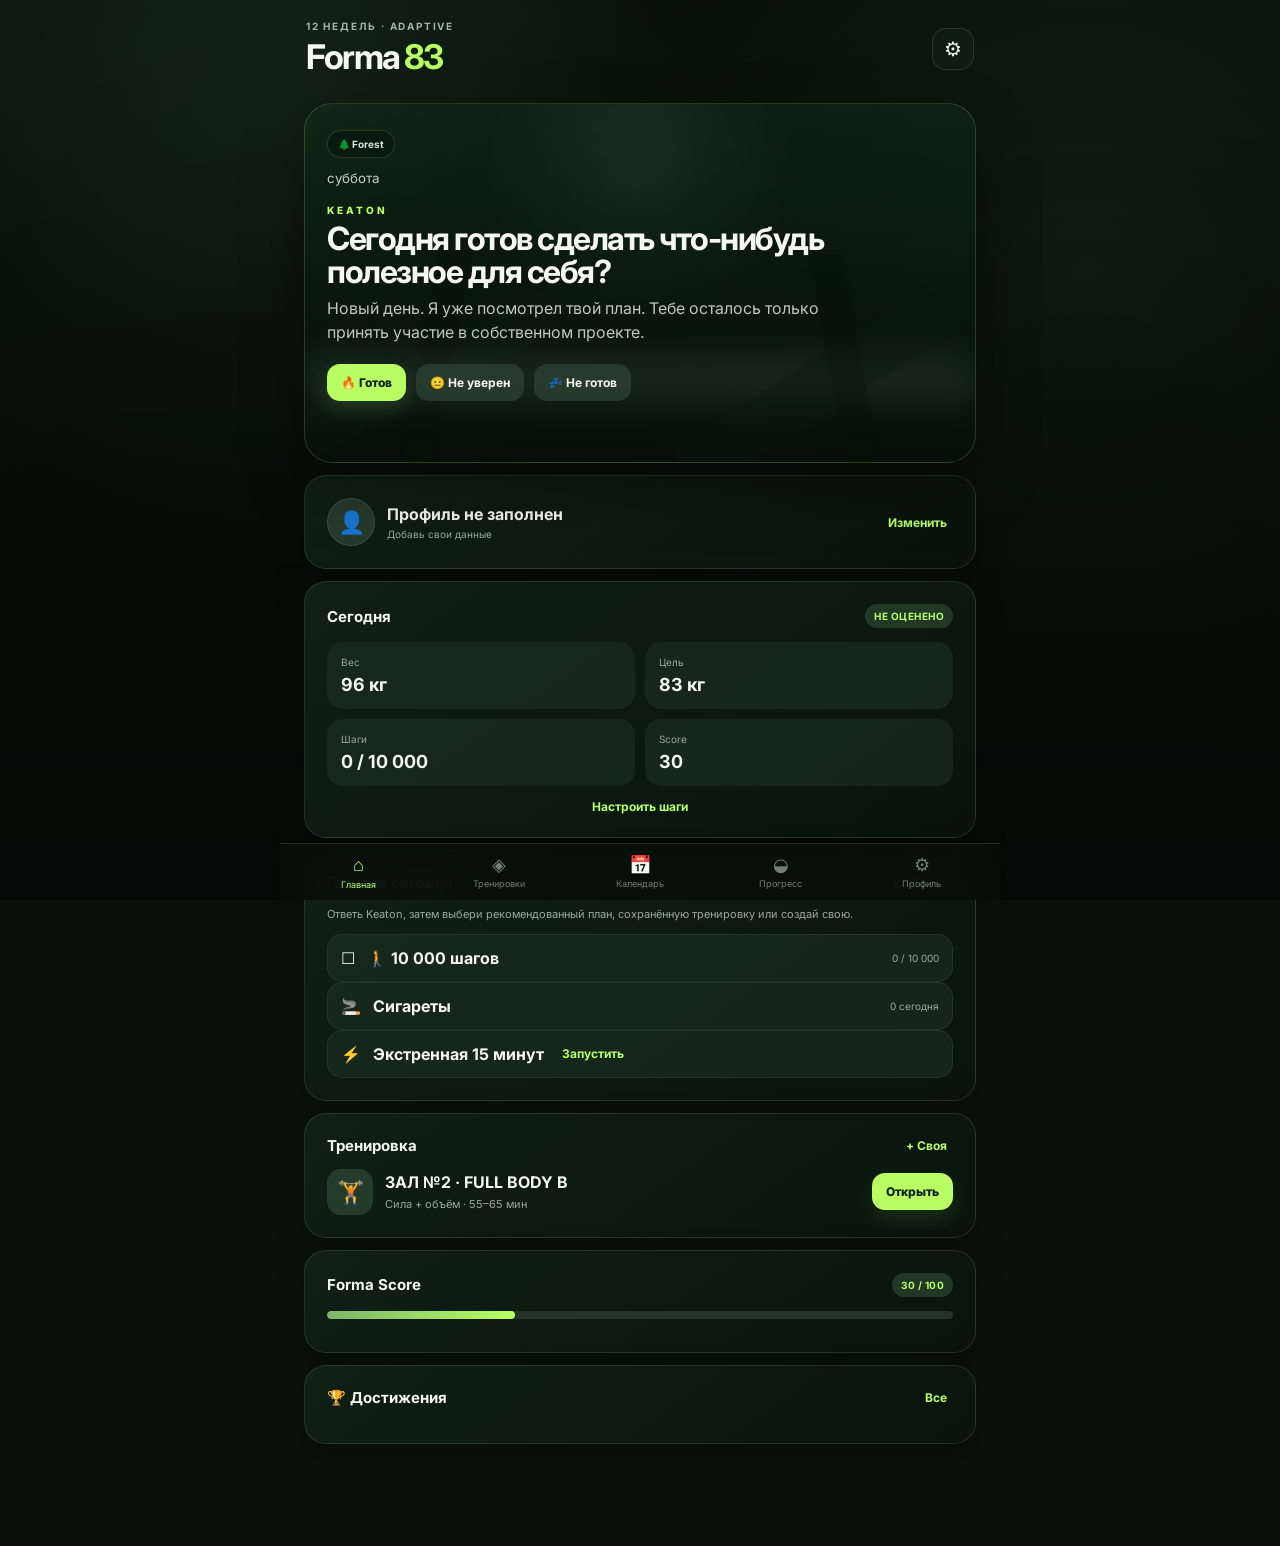
<file: index.html>
<!doctype html><html lang="ru"><head><meta charset="utf-8"><meta name="viewport" content="width=device-width,initial-scale=1,viewport-fit=cover"><meta name="theme-color" content="#132018"><meta name="apple-mobile-web-app-capable" content="yes"><meta name="apple-mobile-web-app-status-bar-style" content="black-translucent"><meta name="apple-mobile-web-app-title" content="Forma 83"><link rel="manifest" href="manifest.webmanifest"><link rel="apple-touch-icon" href="icon.svg"><link rel="stylesheet" href="styles.css"><title>Forma 83</title></head><body><div class="app-shell"><header class="topbar"><div><div class="eyebrow">12 НЕДЕЛЬ · ADAPTIVE</div><h1>Forma <span>83</span></h1></div><button class="icon-btn" id="settingsBtn">⚙︎</button></header><main><section class="forest-hero" id="hero"><div class="mist"></div><div class="hero-copy"><span class="weather-chip" id="themeLabel">🌲 Forest</span><small id="dateLabel"></small><div class="keaton-name">KEATON</div><h2 id="coachGreeting">Загрузка дня…</h2><p id="coachMessage">Анализирую твой прошлый день.</p><div class="hero-actions"><button class="primary" id="readyBtn">🔥 Готов</button><button class="secondary" id="unsureBtn">😐 Не уверен</button><button class="secondary" id="notReadyBtn">💤 Не готов</button></div></div></section><section class="card profile-card"><div class="avatar" id="avatarView">👤</div><div class="profile-main"><b id="profileName">Профиль не заполнен</b><small id="profileMeta">Добавь свои данные</small></div><button class="text-btn" id="profileBtn">Изменить</button></section><section class="card readiness-card"><div class="section-head"><h2>Сегодня</h2><span class="pill" id="readinessStatus">НЕ ОЦЕНЕНО</span></div><div class="readiness-grid"><div><small>Вес</small><b id="weightValue">96 кг</b></div><div><small>Цель</small><b id="targetValue">83 кг</b></div><div><small>Шаги</small><b id="stepsValue">0 / 10 000</b></div><div><small>Score</small><b id="scoreValue">0</b></div></div><button class="text-btn wide" id="editStepsBtn">Настроить шаги</button></section><section class="card"><div class="section-head"><h2>План на сегодня</h2><button class="text-btn" id="choosePlanBtn">Выбрать</button></div><div id="dailyPlanBody"></div></section><section class="card"><div class="section-head"><h2>Тренировка</h2><button class="text-btn" id="customWorkoutBtn">+ Своя</button></div><div class="workout-preview"><div class="workout-icon">🏋️</div><div><b id="nextTitle">План ещё не выбран</b><p id="nextMeta">Выбери готовый или создай свой</p></div><button class="primary" id="openWorkout">Открыть</button></div></section><section class="card"><div class="section-head"><h2>Forma Score</h2><span class="pill" id="scorePill">0 / 100</span></div><div class="score-bar"><i id="scoreBar"></i></div><p class="mini-note" id="scoreNote"></p></section><section class="card"><div class="section-head"><h2>🏆 Достижения</h2><button class="text-btn" id="showAchievements">Все</button></div><div id="achievementPreview" class="achievement-preview"></div></section></main><nav class="tabbar"><button class="tab active" data-tab="home">⌂<span>Главная</span></button><button class="tab" data-tab="workouts">◈<span>Тренировки</span></button><button class="tab" data-tab="calendar">📅<span>Календарь</span></button><button class="tab" data-tab="progress">◒<span>Прогресс</span></button><button class="tab" data-tab="profile">⚙︎<span>Профиль</span></button></nav></div><div class="modal hidden" id="modal"><div class="modal-card"><button class="close" id="closeModal">×</button><div id="modalContent"></div></div></div><script src="app-v8.js"></script></body></html>
</file>
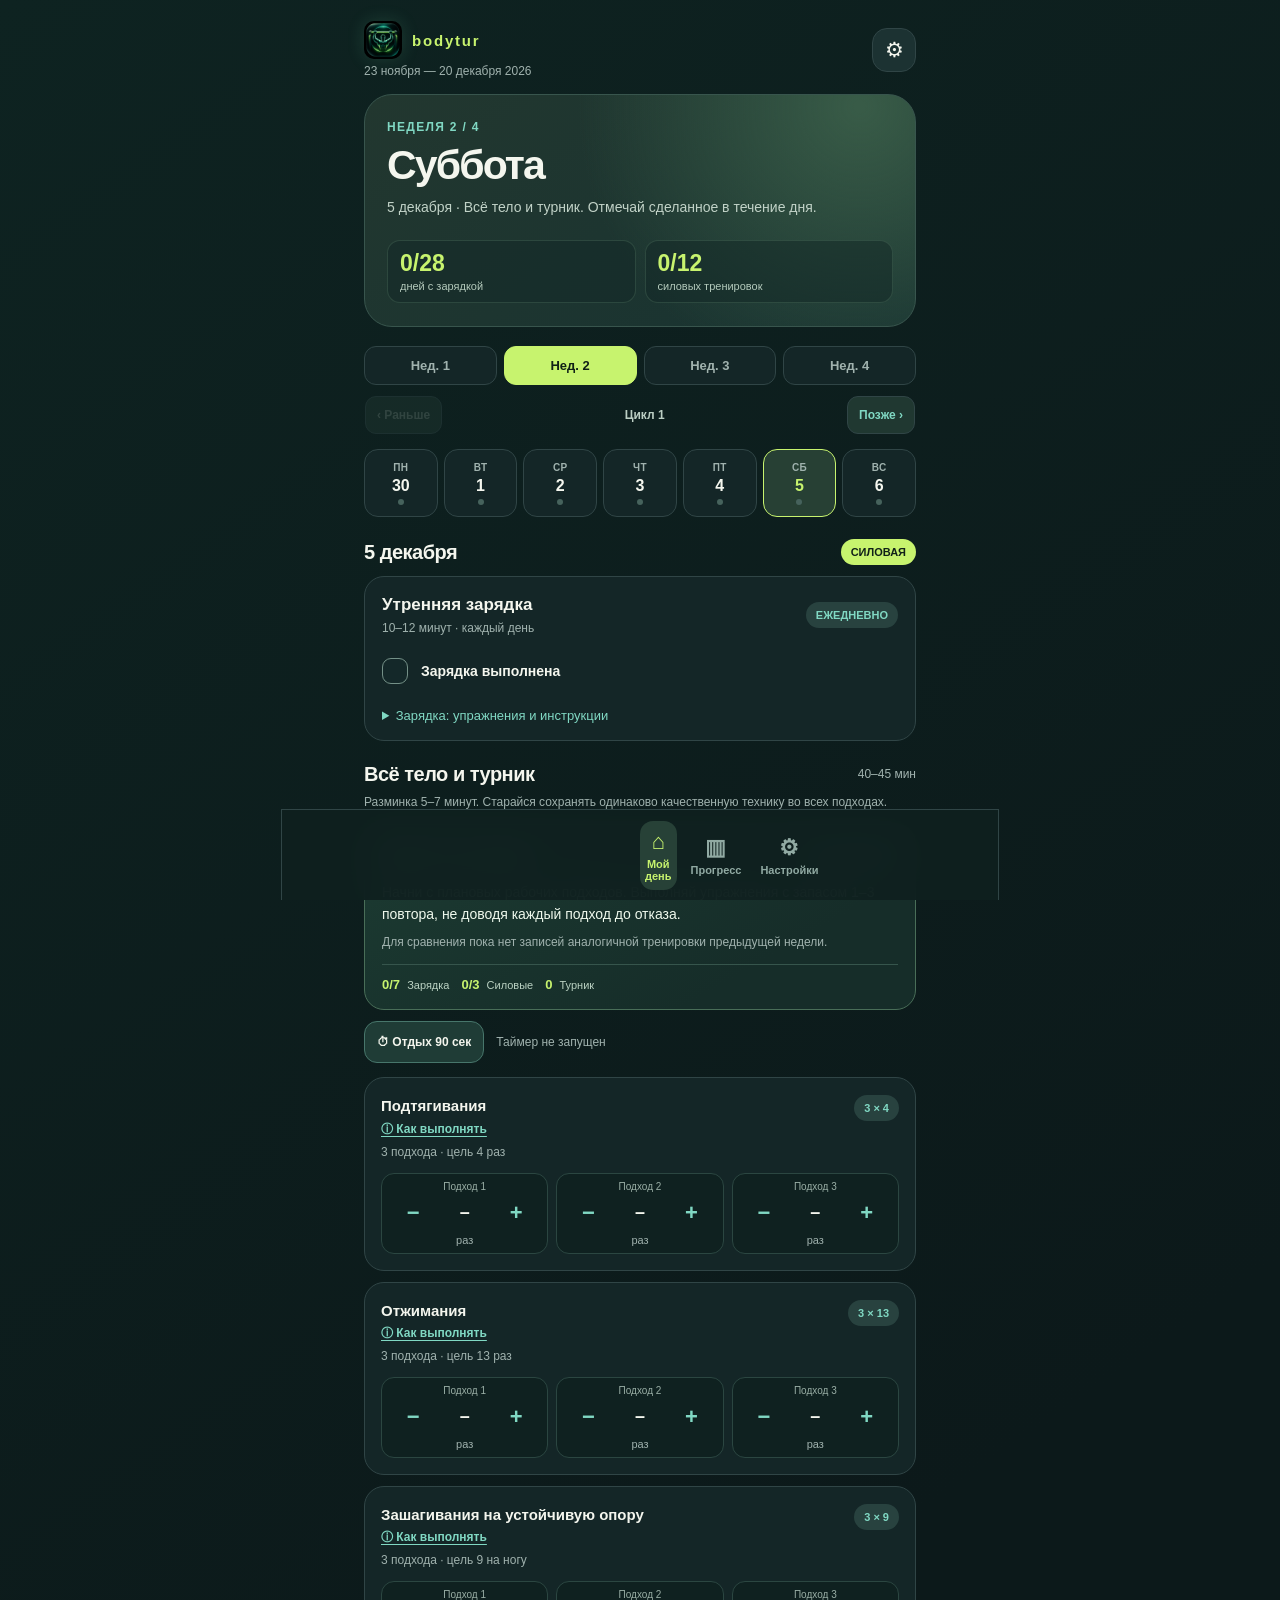
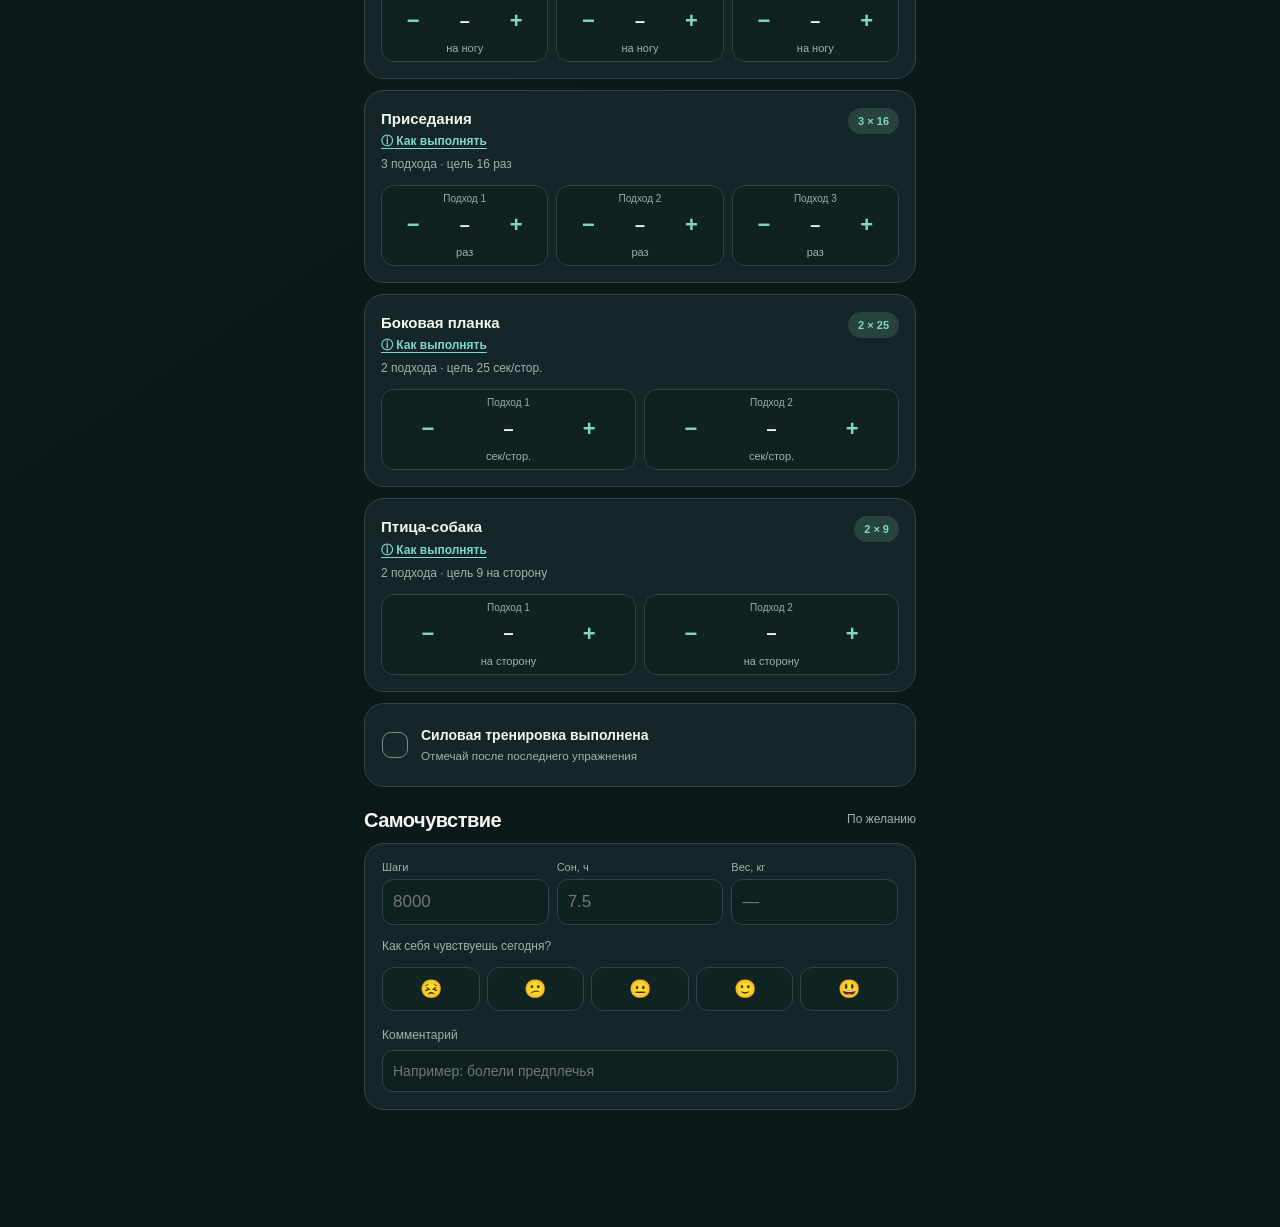
<file: turnik/index.html>
<!doctype html>
<html lang="ru">
<head>
  <meta charset="UTF-8">
  <meta name="viewport" content="width=device-width, initial-scale=1, viewport-fit=cover">
  <meta name="theme-color" content="#0c191a">
  <meta name="apple-mobile-web-app-capable" content="yes">
  <meta name="apple-mobile-web-app-status-bar-style" content="black-translucent">
  <meta name="apple-mobile-web-app-title" content="bodytur">
  <meta name="description" content="Личный трекер домашних тренировок на 4 недели: турник, отжимания, зарядка и прогресс.">
  <link rel="manifest" href="manifest.webmanifest">
  <link rel="apple-touch-icon" sizes="192x192" href="icon-bodytur-192.png?v=2">
  <link rel="icon" type="image/png" sizes="192x192" href="icon-bodytur-192.png?v=2">
  <title>bodytur · тренировки дома</title>
<style>
:root { color-scheme: dark; --bg:#0c191a;--surface:#142627;--surface2:#1c3232;--line:#304546;--text:#f4f6ee;--muted:#a0b2ae;--lime:#c7f36e;--sea:#80d8c3;--yellow:#f9d68e;--black:#102018;--danger:#ffafa4; }
* { box-sizing:border-box; }
html { background:var(--bg);scroll-behavior:smooth; }
body { margin:0; background:linear-gradient(145deg,#0e2321,#0c191a 58%);color:var(--text);font-family:-apple-system,BlinkMacSystemFont,"Segoe UI",sans-serif; min-height:100svh; -webkit-tap-highlight-color:transparent; }
button,input { font:inherit; }
button { cursor:pointer; }
button:focus-visible,input:focus-visible { outline:2px solid var(--lime);outline-offset:3px; }
.app { max-width:600px;margin:0 auto;padding:0 18px calc(106px + env(safe-area-inset-bottom)); }
.top { padding:calc(21px + env(safe-area-inset-top)) 0 16px;display:flex;align-items:center;justify-content:space-between;gap:12px; }
.brand {display:flex;align-items:center;gap:10px; font-size:15px; font-weight:850;letter-spacing:.12em; color:var(--lime);}
.brand-icon{width:38px;height:38px;object-fit:cover;border-radius:10px;box-shadow:0 0 18px #78e7ac25;flex-shrink:0;}
.sub-brand { color:var(--muted);font-size:12px;margin-top:5px; }
.icon-button { width:44px;height:44px;border-radius:15px;background:var(--surface2);border:1px solid var(--line);color:var(--text);font-size:21px; }
.hero { padding:25px 22px 23px;position:relative;overflow:hidden;border-radius:28px;background:radial-gradient(circle at 90% 5%,#385b47 1%,transparent 52%),linear-gradient(145deg,#22372f,#183331);border:1px solid #38554d; }
.eyebrow { font-size:12px;color:var(--sea);font-weight:800;letter-spacing:.11em;text-transform:uppercase; }
h1 { font-size:clamp(29px,9vw,41px);letter-spacing:-.045em;line-height:1.07;margin:10px 0 9px; }
.hero p { color:#c1d2c7;font-size:14px;margin:0;line-height:1.5;max-width:85%; }
.hero-stats { display:flex;gap:9px;margin-top:22px; }
.hero-stats div { background:#142a2785;border:1px solid #688e7542;border-radius:13px;padding:10px 12px;flex:1; }
.hero-stats strong {font-size:23px;display:block;color:var(--lime);line-height:1.1;}
.hero-stats span{display:block;font-size:11px;color:#b4cabc;margin-top:4px}
.week-switch {display:flex; gap:7px;margin:19px 0 15px;}
.week-switch button {flex:1;min-width:0;border:1px solid var(--line);border-radius:12px;background:var(--surface);color:var(--muted);font-size:13px;font-weight:800;padding:11px 4px;}
.week-switch button.active{background:var(--lime);border-color:var(--lime);color:#102016;}
.days {display:grid;grid-template-columns:repeat(7,minmax(0,1fr));gap:6px;margin:0 0 18px;}
.day { background:var(--surface);border:1px solid var(--line);color:var(--muted);border-radius:14px;min-width:0;min-height:68px;padding:8px 1px;display:flex;flex-direction:column;align-items:center;justify-content:center;gap:4px;}
.day b {font-size:10px;text-transform:uppercase;letter-spacing:.03em;}
.day span{font-size:16px;font-weight:750;color:var(--text);}
.day i{width:6px;height:6px;background:#46625c;border-radius:99px;}
.day.done i{background:var(--lime)}
.day.active{border-color:var(--lime);background:#274034;}
.day.active span{color:var(--lime)}
.day:disabled{opacity:.6}
.section-head {display:flex;justify-content:space-between;gap:10px;align-items:center;margin:22px 0 11px;}
h2{font-size:20px;letter-spacing:-.025em;margin:0;}
.small {color:var(--muted);font-size:12px;line-height:1.45;}
.card{background:var(--surface);border:1px solid var(--line);border-radius:20px;padding:17px;margin:0 0 11px;}
.card-top{display:flex;gap:12px;align-items:center;justify-content:space-between;}
.card-top h3{font-size:17px;margin:0;line-height:1.3;}
.card-top p{margin:5px 0 0;font-size:12px;color:var(--muted);}
.pill {color:var(--black);background:var(--lime);font-size:11px;font-weight:850;border-radius:99px;padding:7px 10px;white-space:nowrap;}
.pill.muted {background:#28423f;color:var(--sea)}
.checkrow{display:flex;align-items:center;gap:13px;min-height:48px;cursor:pointer;user-select:none;}
.checkrow + .checkrow{border-top:1px solid var(--line);}
.checkrow span.copy{flex:1;font-size:14px;line-height:1.3;}
input[type=checkbox]{appearance:none;-webkit-appearance:none;width:26px;height:26px;min-width:26px;border-radius:9px;border:1.5px solid #749087;background:#142829;margin:0;display:grid;place-items:center;}
input[type=checkbox]:checked{background:var(--lime);border-color:var(--lime)}
input[type=checkbox]:checked:after{content:'✓';font-weight:900;color:#163224;font-size:17px}
.checkrow:has(input:checked) .copy{color:#b6cbc0;}
.minihint{font-size:12px;color:var(--muted);line-height:1.5;margin-top:12px;}
.details{font-size:13px;color:var(--sea);cursor:pointer;margin-top:13px;}
.details-content{font-size:13px;color:#cfddd5;line-height:1.8;padding:8px 2px 1px;}
.ex{padding:17px 16px 16px;}
.ex .caption{display:flex;align-items:start;justify-content:space-between;gap:6px;}
.ex .caption strong{font-size:15px;}
.ex .caption small{font-size:12px;color:var(--muted);display:block;margin-top:5px;}
.sets{display:flex;gap:8px;justify-content:space-between;margin-top:14px;}
.set{flex:1;background:#0f2120;border-radius:13px;border:1px solid #2b4641;padding:7px 4px;text-align:center;min-width:0;}
.set label{display:block;font-size:10px;color:#9aafa6;margin-bottom:5px;}
.controls{display:flex;align-items:center;justify-content:space-around;gap:1px;}
.controls button{width:30px;height:32px;padding:0;border:0;background:transparent;color:var(--sea);font-size:22px;font-weight:600;touch-action:manipulation;}
.controls .num{font-size:18px;font-weight:850;min-width:22px;text-align:center;font-variant-numeric:tabular-nums;}
.controls button:active{color:var(--lime)}
.exercise-unit{font-size:11px;color:var(--muted);margin-top:5px}
.form-grid{display:grid;grid-template-columns:repeat(3,minmax(0,1fr));gap:8px;}
.form-grid label {display:block;font-size:11px;color:var(--muted);margin-bottom:6px;}
.field{background:#0e2121;color:var(--text);border:1px solid var(--line);border-radius:11px;width:100%;padding:12px 10px;font-size:17px;outline:none;min-width:0;}
.field:focus{border-color:var(--lime)}
.full{width:100%}
button.primary{border:0;border-radius:13px;background:var(--lime);color:var(--black);font-size:14px;font-weight:850;padding:14px 16px;}
button.secondary{border:1px solid #47766b;border-radius:13px;background:#1f3c36;color:var(--text);font-size:14px;font-weight:750;padding:13px 15px;}
button.danger{color:#ffd0c9;border:1px solid #a05e57;background:#422b2a;border-radius:13px;padding:13px 15px;font-weight:750;}
.actions{display:grid;grid-template-columns:1fr 1fr;gap:9px;}
.kpis{display:grid;grid-template-columns:1fr 1fr;gap:9px;}
.kpi{background:var(--surface);border:1px solid var(--line);border-radius:18px;padding:18px;}
.kpi strong{display:block;font-size:32px;letter-spacing:-.04em;color:var(--lime);}
.kpi span{display:block;color:var(--muted);font-size:12px;margin-top:5px;}
.bar-label{display:flex;align-items:center;justify-content:space-between;font-size:13px;margin-bottom:7px;gap:10px;}
.bar-track{height:10px;border-radius:99px;background:#243b39;overflow:hidden;margin-bottom:18px;}
.bar-fill{height:100%;background:linear-gradient(90deg,#77d6c0,var(--lime));border-radius:99px;min-width:0;transition:width .2s ease;}
.week-card{display:flex;gap:12px;justify-content:space-between;align-items:center;padding:13px 0;border-bottom:1px solid var(--line);}
.week-card:last-child{border-bottom:0;}
.week-card b{font-size:14px;display:block;}
.week-card p{margin:4px 0 0;color:var(--muted);font-size:12px;}
.week-card strong{font-size:18px;color:var(--lime);}
.smallnote{color:var(--muted);font-size:12px;line-height:1.55;margin-top:10px;}
.mood{display:flex;gap:7px;margin-top:9px;}
.mood button{flex:1;background:#102523;border:1px solid var(--line);color:var(--muted);border-radius:12px;padding:10px 4px;font-size:18px;}
.mood button.active{background:#334e3e;border-color:var(--lime);color:var(--lime);}
.footer-nav {position:fixed;left:0;right:0;bottom:0;background:#0f201ff2;backdrop-filter:blur(16px);-webkit-backdrop-filter:blur(16px);border-top:1px solid var(--line);padding:11px max(18px,calc((100vw - 600px)/2 + 18px)) calc(10px + env(safe-area-inset-bottom));z-index:10;display:grid;grid-template-columns:repeat(3,1fr);gap:9px;}
.nav{background:transparent;border:0;border-radius:13px;color:#91aaa3;padding:8px 5px;display:flex;flex-direction:column;align-items:center;justify-content:center;gap:3px;font-size:11px;font-weight:700;}
.nav .emoji{font-size:22px;}
.nav.active{background:#274137;color:var(--lime);}
.hidden {display:none !important;}
.toast{position:fixed;bottom:calc(91px + env(safe-area-inset-bottom));left:50%;transform:translateX(-50%);background:#d4ff9b;color:#12251a;border-radius:12px;padding:10px 16px;font-weight:750;font-size:13px;z-index:12;box-shadow:0 9px 30px #0008;opacity:0;pointer-events:none;transition:opacity .25s;white-space:nowrap;max-width:90%;}
.toast.on{opacity:1;}
@media(min-width:650px){.app{padding-left:24px;padding-right:24px;}.footer-nav{max-width:600px;margin:auto;border-left:1px solid var(--line);border-right:1px solid var(--line);}}
@media(max-width:360px){.app{padding-left:12px;padding-right:12px}.set{padding:7px 2px}.controls button{width:25px}.hero{padding:22px 17px}}
@media(prefers-reduced-motion:reduce){*{transition:none!important;scroll-behavior:auto!important}}
</style>
<link rel="stylesheet" href="guide.css">
<link rel="stylesheet" href="coach.css">
</head>
<body>
<div class="app">
  <header class="top"><div><div class="brand"><img class="brand-icon" src="icon-bodytur-192.png?v=2" alt="" width="38" height="38"><span>bodytur</span></div><div class="sub-brand" id="cycleRange">23 ноября — 20 декабря 2026</div></div><button class="icon-button" type="button" id="settingsButton" aria-label="Настройки">⚙</button></header>
  <div id="todayView">
    <section class="hero"><div class="eyebrow" id="heroWeek">НЕДЕЛЯ 1 / 4</div><h1 id="heroTitle">Сегодня — твой день</h1><p id="heroSub">План на день, зарядка и прогресс в одном месте.</p><div class="hero-stats"><div><strong id="heroCharges">0/28</strong><span>дней с зарядкой</span></div><div><strong id="heroTrainings">0/12</strong><span>силовых тренировок</span></div></div></section>
    <div class="week-switch" id="weekSwitch" aria-label="Выбор недели"></div><div class="cycle-bar"><button class="cycle-btn" id="prevCycle" type="button" aria-label="Предыдущие 4 недели">‹ Раньше</button><span id="cycleLabel">Цикл 1</span><button class="cycle-btn" id="nextCycle" type="button" aria-label="Следующие 4 недели">Позже ›</button></div>
    <div class="days" id="daySelect" aria-label="Выбор дня"></div>
    <div class="section-head"><h2 id="dayHeading">Понедельник</h2><span class="pill" id="dayBadge">СИЛОВАЯ</span></div>
    <section class="card">
      <div class="card-top"><div><h3>Утренняя зарядка</h3><p>10–12 минут · каждый день</p></div><span class="pill muted">ЕЖЕДНЕВНО</span></div>
      <label class="checkrow" style="margin-top:12px"><input type="checkbox" id="chargeCheck"><span class="copy"><b>Зарядка выполнена</b></span></label>
      <details class="details"><summary>Зарядка: упражнения и инструкции</summary><div class="details-content charge-guide-list"><button type="button" data-guide="walk" aria-label="Инструкция: Ходьба на месте — 1 минута"><span>Ходьба на месте — 1 минута</span><em>Как делать ›</em></button><button type="button" data-guide="shoulders" aria-label="Инструкция: Круги плечами и руками — 10–15 раз"><span>Круги плечами и руками — 10–15 раз</span><em>Как делать ›</em></button><button type="button" data-guide="twists" aria-label="Инструкция: Повороты и наклоны корпуса — по 10 раз"><span>Повороты и наклоны корпуса — по 10 раз</span><em>Как делать ›</em></button><button type="button" data-guide="squat" aria-label="Инструкция: Приседания — 15 раз"><span>Приседания — 15 раз</span><em>Как делать ›</em></button><button type="button" data-guide="push" aria-label="Инструкция: Лёгкие отжимания — 8–10 раз"><span>Лёгкие отжимания — 8–10 раз</span><em>Как делать ›</em></button><button type="button" data-guide="bird" aria-label="Инструкция: «Птица-собака» — по 8 раз"><span>«Птица-собака» — по 8 раз</span><em>Как делать ›</em></button><button type="button" data-guide="calf" aria-label="Инструкция: Подъёмы на носки — 20 раз"><span>Подъёмы на носки — 20 раз</span><em>Как делать ›</em></button></div></details>
    </section>
    <div class="section-head"><h2 id="planTitle">Тренировка</h2><span id="planDuration" class="small">35–40 мин</span></div>
    <div id="planDesc" class="small" style="margin:-3px 0 12px"></div><section class="card coach-card" id="coachCard"><div class="card-top"><h3>Совет на сегодня</h3><span class="pill muted">ПО ЗАПИСЯМ</span></div><p id="coachAdvice" class="coach-text">Начни тренировку в комфортном темпе.</p><p id="coachReason" class="small"></p><div class="coach-mini" id="coachMini"></div></section><div class="timer-row"><button class="secondary" type="button" id="restTimerButton">⏱ Отдых 90 сек</button><span id="restTimerLabel" role="status" aria-live="off">Таймер не запущен</span></div>
    <div id="exerciseList"></div>
    <section class="card" id="activityCard"><label class="checkrow"><input type="checkbox" id="activityCheck"><span class="copy"><b id="activityLabel">Основная активность выполнена</b><small style="display:block;color:var(--muted);margin-top:3px" id="activitySubtitle">Отметь после занятия</small></span></label></section>
    <div class="section-head"><h2>Самочувствие</h2><span class="small">По желанию</span></div>
    <section class="card"><div class="form-grid"><div><label for="stepsInput">Шаги</label><input id="stepsInput" class="field" type="number" inputmode="numeric" min="0" max="100000" placeholder="8000"></div><div><label for="sleepInput">Сон, ч</label><input id="sleepInput" class="field" type="number" inputmode="decimal" step="0.5" min="0" max="24" placeholder="7.5"></div><div><label for="weightInput">Вес, кг</label><input id="weightInput" class="field" type="number" inputmode="decimal" step="0.1" min="25" max="400" placeholder="—"></div></div><p class="minihint">Как себя чувствуешь сегодня?</p><div class="mood" id="moodButtons" aria-label="Самочувствие по шкале от одного до пяти"></div><div style="margin-top:14px"><label for="noteInput" class="small">Комментарий</label><input id="noteInput" class="field full" placeholder="Например: болели предплечья" maxlength="200" style="font-size:14px;margin-top:6px"></div></section>
  </div>
  <div id="progressView" class="hidden">
    <section class="hero"><div class="eyebrow">ТВОЯ СТАТИСТИКА</div><h1>Прогресс<br>за 4 недели</h1><p>Результаты считаются автоматически из отметок и фактически выполненных подходов.</p></section>
    <div class="section-head"><h2>Общий результат</h2></div><div class="kpis" id="kpiList"></div>
    <div class="section-head"><h2>Выполнение плана</h2></div><div class="card" id="planBars"></div>
    <div class="section-head"><h2>По неделям</h2></div><div class="card" id="weekResults"></div>
    <div class="section-head"><h2>Личные рекорды</h2></div><section class="card"><p class="small">Исходные данные: ≈ 6 подтягиваний и 30 отжиманий за подход. Новые максимумы можно вносить по неделям, только если есть желание и восстановление позволяет.</p><div id="testInputs"></div></section>
    <div class="section-head"><h2>Последние записи</h2></div><div class="card" id="lastRecords"></div><div class="section-head"><h2>Анализ в ChatGPT</h2></div><section class="card"><p class="small" style="margin-top:0">Создай отчёт по фактически записанным подходам, зарядке и восстановлению. Он не отправляется автоматически — передача только после твоего действия.</p><div class="actions"><button class="primary" id="coachShare" type="button">Поделиться</button><button class="secondary" id="coachCopy" type="button">Копировать</button></div><p class="smallnote">В отчёт могут войти введённые данные о сне и самочувствии. Перед отправкой проверь их.</p></section>
  </div>
  <div id="settingsView" class="hidden">
    <section class="hero"><div class="eyebrow">НАСТРОЙКИ</div><h1>Твои записи</h1><p>Данные хранятся только в этом браузере. Экспорт помогает сохранить их на случай смены телефона или очистки Safari.</p></section>
    <div class="section-head"><h2>Резервная копия</h2></div><section class="card"><p class="small" style="margin-top:0">Сохрани файл в «Файлы» → iCloud Drive. Из него можно восстановить все отметки и подходы.</p><div class="actions"><button class="primary" id="exportButton" type="button">↓ Сохранить</button><button class="secondary" id="importButton" type="button">↑ Восстановить</button></div><input id="importFile" type="file" accept="application/json,.json" style="display:none"><p class="minihint">Экспорт содержит показатели тренировок, сна, веса и самочувствия. Храни файл в защищённом месте.</p></section>
    <div class="section-head"><h2>О программе</h2></div><section class="card"><p class="small" style="margin-top:0">3 силовые тренировки: понедельник, среда, суббота. Остальные дни — восстановление. Уровень: около 6 подтягиваний, 30 отжиманий.</p><p class="small">Все упражнения выполняются без отказа. При боли в суставе, головокружении или необычной одышке прекрати занятие. Не выполняй подтягивания рывком.</p><p class="small">Чтобы сделать значок на экране iPhone, размести этот сайт по HTTPS, открой в Safari и выбери «Поделиться» → «На экран Домой».</p><button class="danger full" id="resetButton" type="button">Стереть все отметки</button></section>
  </div>
</div>
<nav class="footer-nav" aria-label="Разделы"><button class="nav active" data-view="today" type="button"><span class="emoji">⌂</span>Мой день</button><button class="nav" data-view="progress" type="button"><span class="emoji">▥</span>Прогресс</button><button class="nav" data-view="settings" type="button"><span class="emoji">⚙</span>Настройки</button></nav>
<div class="toast" id="toast" role="status" aria-live="polite">Сохранено</div>
<script>
(()=>{'use strict';
const KEY='moy-turnik-v1';
const START='2026-11-23';
const weekdays=['Пн','Вт','Ср','Чт','Пт','Сб','Вс'];
const daynames=['Понедельник','Вторник','Среда','Четверг','Пятница','Суббота','Воскресенье'];
const ex=(id,name,sets,target,unit='раз')=>({id,name,sets,target,unit});
const workouts={
0:{kind:'strength',label:'Верх тела и турник',duration:'35–40 мин',desc:'Разминка 5–7 минут. Подтягивания — без рывков, с запасом 1–2 повтора.',exercises:[ex('pull','Подтягивания',3,[3,4,4,5]),ex('push','Отжимания',3,[12,13,14,15]),ex('squat','Приседания',3,[12,14,15,16]),ex('plank','Планка',3,[25,30,35,40],'сек'),ex('bridge','Ягодичный мост',2,[15,15,16,16])]},
1:{kind:'recovery',label:'Ходьба и мобильность',duration:'30–45 мин',desc:'Прогулка в комфортном или умеренно быстром темпе. Мягкая разминка суставов 5–8 минут.',exercises:[]},
2:{kind:'strength',label:'Ноги, корпус и лёгкий турник',duration:'35–45 мин',desc:'Нагрузка на турник снижена. Для выпадов и «мёртвого жука» записывай повторения на одну сторону.',exercises:[ex('squat','Приседания',3,[15,16,17,18]),ex('lunge','Выпады назад',3,[8,9,9,10],'на ногу'),ex('push','Отжимания',3,[10,11,12,13]),ex('pull','Подтягивания',2,[3,3,4,4]),ex('bridge','Ягодичный мост',3,[15,16,17,18]),ex('deadbug','Мёртвый жук',3,[8,9,10,10],'на сторону')]},
3:{kind:'recovery',label:'Активное восстановление',duration:'30–40 мин',desc:'Прогулка без интенсивной нагрузки. Если есть усталость — сократи продолжительность.',exercises:[]},
4:{kind:'recovery',label:'Лёгкий день',duration:'30–40 мин',desc:'Мобильность плеч, таза и голеностопа, спокойная прогулка. Без подтягиваний до отказа.',exercises:[]},
5:{kind:'strength',label:'Всё тело и турник',duration:'40–45 мин',desc:'Разминка 5–7 минут. Старайся сохранять одинаково качественную технику во всех подходах.',exercises:[ex('pull','Подтягивания',3,[3,4,4,5]),ex('push','Отжимания',3,[12,13,14,15]),ex('step','Зашагивания на устойчивую опору',3,[8,9,10,10],'на ногу'),ex('squat','Приседания',3,[15,16,18,18]),ex('sideplank','Боковая планка',2,[20,25,30,35],'сек/стор.'),ex('bird','Птица-собака',2,[8,9,10,10],'на сторону')]},
6:{kind:'rest',label:'Отдых и прогулка',duration:'20–40 мин',desc:'По желанию — спокойная прогулка. Силовой нагрузки сегодня нет.',exercises:[]}
};
const empty=()=>({version:1,days:{},tests:{},cycleStart:START});
let data;
let storageAvailable=true;
try{data=JSON.parse(localStorage.getItem(KEY)||'null')||empty();if(!data||typeof data!=='object'||!data.days||!data.tests)throw Error('format');localStorage.setItem(KEY,JSON.stringify(data));}catch(e){data=empty();try{localStorage.setItem(KEY,JSON.stringify(data));}catch(_){storageAvailable=false;}}
function save(){try{localStorage.setItem(KEY,JSON.stringify(data));}catch(e){storageAvailable=false;toast('Сохранение недоступно — сделай экспорт');}}
let toastTimeout;function toast(message){const el=document.getElementById('toast');el.textContent=message;el.classList.add('on');clearTimeout(toastTimeout);toastTimeout=setTimeout(()=>el.classList.remove('on'),2300);}
function dateFor(index){const d=new Date(`${data.cycleStart||START}T12:00:00`);d.setDate(d.getDate()+index);return `${d.getFullYear()}-${String(d.getMonth()+1).padStart(2,'0')}-${String(d.getDate()).padStart(2,'0')}`;}
function dateString(index){const d=new Date(`${dateFor(index)}T12:00:00`);return `${d.getDate()} ${['января','февраля','марта','апреля','мая','июня','июля','августа','сентября','октября','ноября','декабря'][d.getMonth()]}`;}
function indexForToday(){const now=new Date();const k=`${now.getFullYear()}-${String(now.getMonth()+1).padStart(2,'0')}-${String(now.getDate()).padStart(2,'0')}`;const n=utcDay(k)-utcDay(data.cycleStart||START);return Math.max(0,Math.min(27,n));}
function utcDay(s){const p=String(s).split('-').map(Number);return Math.floor(Date.UTC(p[0],p[1]-1,p[2])/86400000);}
function dateAdd(s,days){const t=new Date((utcDay(s)+days)*86400000);return t.toISOString().slice(0,10);}
function cycleValid(s){return typeof s==='string'&&/^\d{4}-\d{2}-\d{2}$/.test(s)&&Number.isFinite(utcDay(s))&&dateAdd(s,0)===s&&utcDay(s)>=utcDay(START)&&(utcDay(s)-utcDay(START))%28===0;}
if(!cycleValid(data.cycleStart))data.cycleStart=START;
function autoAdvanceCycle(){const n=new Date(),today=[n.getFullYear(),String(n.getMonth()+1).padStart(2,'0'),String(n.getDate()).padStart(2,'0')].join('-');const elapsed=utcDay(today)-utcDay(data.cycleStart);if(elapsed>=28){data.cycleStart=dateAdd(data.cycleStart,28*Math.floor(elapsed/28));save();}}
autoAdvanceCycle();
function testKey(w){return data.cycleStart===START?String(w):data.cycleStart+':'+w;}
function renderCycleControls(){const start=dateString(0),end=dateString(27);$('cycleRange').textContent=start+' — '+end+' '+dateFor(27).slice(0,4);$('cycleLabel').textContent='Цикл '+(1+(utcDay(data.cycleStart)-utcDay(START))/28);$('prevCycle').disabled=data.cycleStart===START;}
function shiftCycle(by){const newStart=dateAdd(data.cycleStart,by*28);if(!cycleValid(newStart))return;data.cycleStart=newStart;save();selected=indexForToday();switchView('today');}

let selected=indexForToday();let view='today';
const $=id=>document.getElementById(id);
const getDay=(n)=>data.days[dateFor(n)]||{};
const editDay=(n)=>data.days[dateFor(n)]||(data.days[dateFor(n)]={});
function stat(){let charges=0,strength=0,pulls=0,pushes=0,steps=0,active=0;for(let i=0;i<28;i++){const d=getDay(i);const w=workouts[i%7];if(d.charge)charges++;if(w.kind==='strength'&&d.activity)strength++;if(d.activity)active++;steps+=Number(d.steps)||0;for(const x of w.exercises){const r=(d.sets||{})[x.id]||[];let sum=r.reduce((a,b)=>a+(Number(b)||0),0);if(x.id==='pull')pulls+=sum;if(x.id==='push')pushes+=sum;}}return {charges,strength,pulls,pushes,steps,active};}
function isComplete(i){const d=getDay(i);return !!(d.charge&&((workouts[i%7].kind==='rest')||d.activity));}
function renderSwitcher(){const wi=Math.floor(selected/7);$('weekSwitch').innerHTML=[0,1,2,3].map(w=>`<button data-week="${w}" class="${w===wi?'active':''}" aria-pressed="${w===wi}">Нед. ${w+1}</button>`).join('');$('daySelect').innerHTML=Array.from({length:7},(_,d)=>{const i=wi*7+d;return `<button class="day ${i===selected?'active':''} ${isComplete(i)?'done':''}" data-day="${i}" aria-pressed="${i===selected}"><b>${weekdays[d]}</b><span>${Number(dateFor(i).slice(-2))}</span><i aria-hidden="true"></i></button>`;}).join('');}
function renderToday(){const day=selected%7,w=Math.floor(selected/7),plan=workouts[day],current=getDay(selected),s=stat();$('heroWeek').textContent=`НЕДЕЛЯ ${w+1} / 4`;$('heroTitle').textContent=`${daynames[day]}`;$('heroSub').textContent=`${dateString(selected)} · ${plan.label}. Отмечай сделанное в течение дня.`;$('heroCharges').textContent=`${s.charges}/28`;$('heroTrainings').textContent=`${s.strength}/12`;renderSwitcher();renderCycleControls();$('dayHeading').textContent=`${dateString(selected)}`;$('dayBadge').textContent=plan.kind==='strength'?'СИЛОВАЯ':plan.kind==='rest'?'ОТДЫХ':'ВОССТАНОВЛЕНИЕ';$('dayBadge').className=`pill ${plan.kind!=='strength'?'muted':''}`;$('chargeCheck').checked=!!current.charge;$('activityCheck').checked=!!current.activity;$('planTitle').textContent=plan.label;$('planDuration').textContent=plan.duration;$('planDesc').textContent=plan.desc;$('activityLabel').textContent=plan.kind==='strength'?'Силовая тренировка выполнена':plan.kind==='recovery'?'Прогулка / восстановление выполнены':'Прогулка выполнена (необязательно)';$('activitySubtitle').textContent=plan.kind==='strength'?'Отмечай после последнего упражнения':'Отметь, если сегодня была активность';$('exerciseList').innerHTML=plan.exercises.length?plan.exercises.map(x=>{const target=x.target[w];const values=(current.sets||{})[x.id]||[];return `<section class="card ex"><div class="caption"><div><button type="button" class="guide-trigger" data-guide="${x.id}" aria-label="Инструкция: ${x.name}"><strong>${x.name}</strong><span class="guide-affordance">ⓘ Как выполнять</span></button><small>${x.sets} подхода · цель ${target} ${x.unit}</small></div><span class="pill muted">${x.sets} × ${target}</span></div><div class="sets">${Array.from({length:x.sets},(_,i)=>`<div class="set"><label>Подход ${i+1}</label><div class="controls"><button type="button" data-ex="${x.id}" data-set="${i}" data-delta="-1" aria-label="Убавить результат">−</button><span class="num">${values[i]===undefined?'–':values[i]}</span><button type="button" data-ex="${x.id}" data-set="${i}" data-delta="1" aria-label="Добавить результат">+</button></div><div class="exercise-unit">${x.unit}</div></div>`).join('')}</div></section>`;}).join(''):`<div class="card"><div class="card-top"><div><h3>Сегодня без силовой</h3><p>Восстановление — часть тренировочного плана.</p></div><span class="pill muted">✓</span></div></div>`;$('stepsInput').value=current.steps??'';$('sleepInput').value=current.sleep??'';$('weightInput').value=current.weight??'';$('noteInput').value=current.note??'';$('moodButtons').innerHTML=[1,2,3,4,5].map(n=>`<button type="button" class="${Number(current.mood)===n?'active':''}" data-mood="${n}" aria-label="Самочувствие ${n} из 5" aria-pressed="${Number(current.mood)===n}">${['😣','😕','😐','🙂','😃'][n-1]}</button>`).join('');}
function renderProgress(){const s=stat();$('kpiList').innerHTML=[[''+s.strength+' / 12','Силовые'],[''+s.charges+' / 28','Зарядка'],[s.pulls,'Подтягиваний всего'],[s.pushes,'Отжиманий всего'],[s.steps.toLocaleString('ru-RU'),'Шагов записано'],[s.active,'Активных дней']].map(x=>`<div class="kpi"><strong>${x[0]}</strong><span>${x[1]}</span></div>`).join('');const chargeP=s.charges/28*100,strengthP=s.strength/12*100;$('planBars').innerHTML=[['Утренняя зарядка',s.charges,28,chargeP],['Силовые тренировки',s.strength,12,strengthP]].map(a=>`<div class="bar-label"><span>${a[0]}</span><strong>${a[1]} из ${a[2]}</strong></div><div class="bar-track"><div class="bar-fill" style="width:${a[3].toFixed(2)}%"></div></div>`).join('')+'<p class="smallnote">Показатели отражают внесённые отметки. Пропущенные записи не считаются выполненными.</p>';
$('weekResults').innerHTML=Array.from({length:4},(_,w)=>{let c=0,t=0,p=0,st=0;for(let d=0;d<7;d++){const idx=w*7+d,day=getDay(idx),plan=workouts[d];if(day.charge)c++;if(plan.kind==='strength'&&day.activity)t++;st+=Number(day.steps)||0;p+=((day.sets||{}).pull||[]).reduce((a,b)=>a+(Number(b)||0),0)}return `<div class="week-card"><div><b>Неделя ${w+1}</b><p>Зарядка ${c}/7 · Силовые ${t}/3</p><p>Шаги: ${st.toLocaleString('ru-RU')}</p></div><div style="text-align:right"><strong>${p}</strong><p>подтягиваний</p></div></div>`}).join('');$('testInputs').innerHTML=Array.from({length:4},(_,w)=>{const d=data.tests[testKey(w+1)]||{};return `<div class="week-card"><div><b>Неделя ${w+1}</b><p>Максимум за один подход</p></div><div style="display:flex;gap:7px;max-width:55%"><label style="font-size:10px;color:var(--muted)">Турник<input class="field test" type="number" inputmode="numeric" min="0" max="100" data-week="${w+1}" data-kind="pull" value="${d.pull??''}" placeholder="6" aria-label="Подтягивания за неделю ${w+1}"></label><label style="font-size:10px;color:var(--muted)">Отжимания<input class="field test" type="number" inputmode="numeric" min="0" max="300" data-week="${w+1}" data-kind="push" value="${d.push??''}" placeholder="30" aria-label="Отжимания за неделю ${w+1}"></label></div></div>`}).join('');
const recent=[];for(let i=27;i>=0;i--){const d=getDay(i);if(d.charge||d.activity||(d.sets&&Object.keys(d.sets).length)){recent.push(`<div class="week-card"><div><b>${dateString(i)}</b><p>${workouts[i%7].label}</p></div><div><strong>${d.activity?'✓':d.charge?'☀':'•'}</strong></div></div>`);if(recent.length===6)break;}}$('lastRecords').innerHTML=recent.join('')||'<p class="small">Записей пока нет. Выбери день и отметь выполненное занятие.</p>';}
function switchView(next){view=next;for(const v of ['today','progress','settings'])$(v+'View').classList.toggle('hidden',v!==next);document.querySelectorAll('.nav').forEach(n=>n.classList.toggle('active',n.dataset.view===next));if(next==='today')renderToday();if(next==='progress')renderProgress();window.scrollTo({top:0,behavior:'instant'});}
$('prevCycle').addEventListener('click',()=>shiftCycle(-1));$('nextCycle').addEventListener('click',()=>shiftCycle(1));
$('weekSwitch').addEventListener('click',e=>{const b=e.target.closest('button[data-week]');if(!b)return;selected=Number(b.dataset.week)*7+(selected%7);renderToday();});
$('daySelect').addEventListener('click',e=>{const b=e.target.closest('button[data-day]');if(!b)return;selected=Number(b.dataset.day);renderToday();});
$('chargeCheck').addEventListener('change',e=>{editDay(selected).charge=e.target.checked;save();renderSwitcher();renderToday();});
$('activityCheck').addEventListener('change',e=>{editDay(selected).activity=e.target.checked;save();renderSwitcher();renderToday();toast('Отметка сохранена');});
$('exerciseList').addEventListener('click',e=>{const b=e.target.closest('button[data-ex]');if(!b)return;const d=editDay(selected);d.sets=d.sets||{};const arr=d.sets[b.dataset.ex]||[];const i=Number(b.dataset.set),delta=Number(b.dataset.delta);const exDef=workouts[selected%7].exercises.find(x=>x.id===b.dataset.ex);const initial=exDef.target[Math.floor(selected/7)];const newval=Math.max(0,Math.min(999,(arr[i]===undefined?(delta>0?initial-1:initial+1):Number(arr[i]))+delta));arr[i]=newval;d.sets[b.dataset.ex]=arr;save();renderToday();});
for(const [field,id,max] of [['stepsInput','steps',100000],['sleepInput','sleep',24],['weightInput','weight',400]]){$(field).addEventListener('input',e=>{const val=e.target.value;if(val===''){delete editDay(selected)[id];save();return}const num=Number(val);if(!Number.isFinite(num)||num<0||num>max)return;editDay(selected)[id]=num;save();});}
$('noteInput').addEventListener('input',e=>{editDay(selected).note=e.target.value;save();});
$('moodButtons').addEventListener('click',e=>{const b=e.target.closest('button[data-mood]');if(!b)return;const d=editDay(selected);const n=Number(b.dataset.mood);d.mood=d.mood===n?null:n;save();renderToday();});
$('testInputs').addEventListener('input',e=>{if(!e.target.matches('input.test'))return;const w=testKey(e.target.dataset.week),kind=e.target.dataset.kind;data.tests[w]=data.tests[w]||{};if(e.target.value==='')delete data.tests[w][kind];else if(Number(e.target.value)>=0&&Number(e.target.value)<=300)data.tests[w][kind]=Number(e.target.value);save();});
document.querySelectorAll('.nav').forEach(n=>n.addEventListener('click',()=>switchView(n.dataset.view)));
$('settingsButton').addEventListener('click',()=>switchView('settings'));
$('exportButton').addEventListener('click',()=>{const text=JSON.stringify({app:'moy-turnik',exportedAt:new Date().toISOString(),...data},null,2);const url=URL.createObjectURL(new Blob([text],{type:'application/json'}));const a=document.createElement('a');a.href=url;a.download=`moy-turnik-backup-${new Date().toISOString().slice(0,10)}.json`;document.body.appendChild(a);a.click();a.remove();setTimeout(()=>URL.revokeObjectURL(url),1000);toast('Резервная копия создана');});
$('importButton').addEventListener('click',()=>$('importFile').click());
function validateImportedBackup(parsed){
 if(!parsed||parsed.version!==1||!parsed.days||typeof parsed.days!=='object'||Array.isArray(parsed.days)||!parsed.tests||typeof parsed.tests!=='object'||Array.isArray(parsed.tests))throw Error('Некорректная структура файла');
 const out=empty();out.cycleStart=cycleValid(parsed.cycleStart)?parsed.cycleStart:START;
 const days=Object.entries(parsed.days);if(days.length>2000)throw Error('Слишком много записей');
 const known=new Set(['pull','push','squat','plank','bridge','lunge','deadbug','step','sideplank','bird']);
 for(const [date,d] of days){
  if(!/^\d{4}-\d{2}-\d{2}$/.test(date)||dateAdd(date,0)!==date||!d||typeof d!=='object'||Array.isArray(d))continue;
  const rec={};for(const field of ['charge','activity'])if(typeof d[field]==='boolean')rec[field]=d[field];
  for(const [field,max] of [['steps',100000],['sleep',24],['weight',400],['mood',5]]){
   if(d[field]!==undefined&&d[field]!==null&&d[field]!==''&&Number.isFinite(Number(d[field]))&&Number(d[field])>=0&&Number(d[field])<=max)rec[field]=Number(d[field]);
  }
  if(typeof d.note==='string')rec.note=d.note.slice(0,200);
  if(d.sets&&typeof d.sets==='object'&&!Array.isArray(d.sets)){
   rec.sets={};for(const [id,arr] of Object.entries(d.sets)){
    if(!known.has(id)||!Array.isArray(arr))continue;
    rec.sets[id]=arr.slice(0,3).map(v=>v===null?0:Math.max(0,Math.min(999,Math.floor(Number(v)||0))));
   }
  }
  out.days[date]=rec;
 }
 const tests=Object.entries(parsed.tests);if(tests.length>200)throw Error('Слишком много проверок максимума');
 for(const [key,d] of tests){
  if(!/^(?:[1-4]|\d{4}-\d{2}-\d{2}:[1-4])$/.test(key)||!d||typeof d!=='object'||Array.isArray(d))continue;
  const item={};for(const ex of ['pull','push'])if(d[ex]!==undefined&&Number.isFinite(Number(d[ex]))&&Number(d[ex])>=0&&Number(d[ex])<=300)item[ex]=Math.floor(Number(d[ex]));
  out.tests[key]=item;
 }
 return out;
}
$('importFile').addEventListener('change',async e=>{const file=e.target.files?.[0];if(!file)return;try{if(file.size>1e6)throw Error('Слишком большой файл');const parsed=JSON.parse(await file.text());const clean=validateImportedBackup(parsed);if(!confirm('Заменить все текущие записи данными из резервной копии?'))return;data=clean;save();selected=indexForToday();switchView('today');toast('Записи восстановлены');}catch(err){alert('Не удалось восстановить данные: '+err.message);}finally{e.target.value='';}});
$('resetButton').addEventListener('click',()=>{if(confirm('Удалить ВСЕ отмеченные тренировки и записи? Это нельзя отменить без резервной копии.')){const start=data.cycleStart;data=empty();data.cycleStart=start;save();selected=indexForToday();switchView('today');toast('Все отметки удалены');}});
if(!storageAvailable){const p=document.createElement('p');p.textContent='Внимание: браузер не разрешает сохранять данные. Открой приложение через HTTPS-сайт в обычном Safari.';p.style='background:#563534;padding:12px;border-radius:13px;color:#ffe1de;font-size:13px;';document.querySelector('.app').prepend(p);}
renderToday();
if('serviceWorker' in navigator&&location.protocol==='https:')navigator.serviceWorker.register('./sw.js').catch(()=>{});
})();
</script>
<script src="guide.js" defer></script>
<script src="coach.js" defer></script>
</body>
</html>
</file>
<file: styles.css>
@import url('https://fonts.googleapis.com/css2?family=Inter:wght@400;500;600;700;800&display=swap');:root{--bg:#08110c;--card:rgba(15,28,20,.84);--card2:rgba(25,43,31,.78);--text:#f4f7f3;--muted:#9aa99d;--line:rgba(190,220,196,.14);--accent:#b9ff63;--radius:22px}*{box-sizing:border-box}body{margin:0;background:var(--bg);color:var(--text);font-family:Inter,-apple-system,BlinkMacSystemFont,sans-serif;min-height:100vh;transition:background .6s ease}body:before{content:"";position:fixed;inset:0;z-index:-2;background:linear-gradient(180deg,rgba(5,18,10,.35),rgba(3,9,6,.92)),radial-gradient(circle at 20% 10%,rgba(120,180,130,.18),transparent 35%),radial-gradient(circle at 85% 30%,rgba(70,120,80,.2),transparent 40%)}body[data-theme="mountain"]{--bg:#0b1118;--accent:#9ad8ff}body[data-theme="ocean"]{--bg:#07131a;--accent:#6de7ff}body[data-theme="night"]{--bg:#080812;--accent:#c5a8ff}body[data-theme="ember"]{--bg:#160c08;--accent:#ffb35c}body[data-theme="mountain"]:before{background:linear-gradient(180deg,rgba(10,25,40,.2),rgba(4,10,17,.95)),radial-gradient(circle at 50% 15%,rgba(120,180,230,.18),transparent 40%)}body[data-theme="ocean"]:before{background:linear-gradient(180deg,rgba(5,40,55,.25),rgba(2,10,15,.95)),radial-gradient(circle at 55% 20%,rgba(70,200,220,.2),transparent 42%)}body[data-theme="night"]:before{background:linear-gradient(180deg,rgba(20,15,45,.3),rgba(4,4,10,.96)),radial-gradient(circle at 70% 15%,rgba(160,120,240,.16),transparent 35%)}body[data-theme="ember"]:before{background:linear-gradient(180deg,rgba(60,25,8,.25),rgba(12,5,3,.96)),radial-gradient(circle at 45% 20%,rgba(255,130,50,.16),transparent 38%)}button{font:inherit;color:inherit;border:0;cursor:pointer}.app-shell{max-width:720px;margin:auto;padding:env(safe-area-inset-top) 16px calc(90px + env(safe-area-inset-bottom))}.topbar{display:flex;align-items:center;justify-content:space-between;padding:20px 2px 14px}.eyebrow{font-size:10px;letter-spacing:1.8px;color:#a5b6a9;font-weight:700}.topbar h1{font-size:34px;letter-spacing:-1.8px;margin:4px 0 0}.topbar h1 span{color:var(--accent)}.icon-btn{width:42px;height:42px;border-radius:14px;background:rgba(16,31,21,.8);font-size:20px;border:1px solid var(--line)}.forest-hero{position:relative;overflow:hidden;min-height:330px;border-radius:28px;border:1px solid color-mix(in srgb,var(--accent) 18%,transparent);background:linear-gradient(180deg,rgba(21,53,31,.35),rgba(5,16,9,.96)),radial-gradient(circle at 50% 20%,rgba(150,220,160,.15),transparent 35%);box-shadow:0 25px 60px rgba(0,0,0,.35);margin:12px 0}.forest-hero:before,.forest-hero:after{content:"";position:absolute;bottom:-10px;width:55%;height:62%;opacity:.4;background:linear-gradient(90deg,transparent 45%,#071208 46% 54%,transparent 55%),linear-gradient(150deg,transparent 45%,#0b1a0d 46% 58%,transparent 59%);filter:blur(.5px)}.forest-hero:before{left:-8%;transform:skewX(-10deg)}.forest-hero:after{right:-8%;transform:skewX(10deg)}.mist{position:absolute;inset:auto 0 12% 0;height:80px;background:linear-gradient(180deg,transparent,rgba(190,220,196,.13),transparent);filter:blur(16px)}.hero-copy{position:relative;z-index:2;padding:26px 22px 24px;max-width:600px}.hero-copy>small{display:block;margin-top:12px;color:#c1cfc3}.weather-chip{display:inline-flex;align-items:center;gap:7px;background:rgba(9,24,14,.74);border:1px solid color-mix(in srgb,var(--accent) 16%,transparent);padding:7px 10px;border-radius:999px;font-size:10px;font-weight:700;color:#d6e5d8}.keaton-name{margin-top:18px;font-size:10px;letter-spacing:3px;color:var(--accent);font-weight:800}.hero-copy h2{font-size:32px;line-height:1.02;letter-spacing:-1.5px;margin:7px 0 8px}.hero-copy p{max-width:560px;color:#bcc9be;line-height:1.5;margin:0}.hero-actions{display:flex;gap:10px;margin-top:20px;flex-wrap:wrap}.card{background:linear-gradient(145deg,rgba(17,34,23,.9),rgba(9,20,13,.88));border:1px solid var(--line);border-radius:var(--radius);padding:18px;margin:12px 0;box-shadow:0 12px 32px rgba(0,0,0,.22)}.section-head{display:flex;justify-content:space-between;align-items:center;margin-bottom:14px}.section-head h2{font-size:15px;margin:0}.section-head>span{font-size:10px;color:var(--muted)}.readiness-grid{display:grid;grid-template-columns:repeat(2,1fr);gap:10px}.readiness-grid>div{background:var(--card2);padding:14px;border-radius:16px}.readiness-grid small{display:block;color:var(--muted);font-size:10px;margin-bottom:6px}.readiness-grid b{font-size:18px}.profile-card{display:flex;align-items:center;gap:12px}.profile-main{flex:1;display:grid;gap:4px}.profile-main small{color:var(--muted);font-size:10px}.avatar{width:48px;height:48px;border-radius:50%;display:grid;place-items:center;background:#263a2b center/cover no-repeat;border:1px solid var(--line);font-size:22px}.avatar.large{width:82px;height:82px;margin:0 auto 14px}.pill{background:rgba(42,70,48,.72);color:var(--accent)!important;padding:6px 9px;border-radius:999px;font-weight:700;letter-spacing:.5px}.wide{width:100%;margin-top:12px}.tasks{display:grid;gap:8px}.task{display:flex;align-items:center;gap:12px;padding:13px;background:var(--card2);border-radius:15px;border:1px solid rgba(190,220,196,.08);text-align:left;width:100%}.task.done{border-color:color-mix(in srgb,var(--accent) 22%,transparent);background:rgba(31,59,36,.72)}.task small{margin-left:auto;color:var(--muted);font-size:10px}.workout-preview{display:flex;align-items:center;gap:12px}.workout-icon{width:46px;height:46px;border-radius:14px;background:rgba(63,98,70,.45);display:grid;place-items:center;font-size:22px}.workout-preview div:nth-child(2){flex:1}.workout-preview p{font-size:11px;color:var(--muted);margin:5px 0 0}.primary{background:var(--accent);color:#10200f;padding:11px 14px;border-radius:13px;font-weight:800;font-size:12px;box-shadow:0 8px 20px color-mix(in srgb,var(--accent) 12%,transparent)}.secondary{background:rgba(47,68,52,.72);padding:11px 14px;border-radius:13px;font-weight:700;font-size:12px}.text-btn{background:none;color:var(--accent);font-size:12px;font-weight:700}.score-bar{height:8px;background:#233328;border-radius:99px;overflow:hidden}.score-bar i{display:block;height:100%;width:0;background:linear-gradient(90deg,#7db46b,var(--accent));border-radius:99px;transition:width .3s ease}.achievement-preview{display:flex;gap:8px;flex-wrap:wrap}.achievement-chip{background:rgba(40,64,45,.72);border:1px solid color-mix(in srgb,var(--accent) 14%,transparent);padding:8px 10px;border-radius:12px;font-size:11px}.tabbar{position:fixed;z-index:5;bottom:0;left:50%;transform:translateX(-50%);width:min(720px,100%);padding:9px 8px calc(9px + env(safe-area-inset-bottom));background:rgba(6,15,9,.9);backdrop-filter:blur(18px);border-top:1px solid var(--line);display:grid;grid-template-columns:repeat(5,1fr)}.tab{background:none;color:#718174;font-size:18px;display:flex;flex-direction:column;align-items:center;gap:3px}.tab span{font-size:9px}.tab.active{color:var(--accent)}.modal{position:fixed;inset:0;background:rgba(0,0,0,.66);backdrop-filter:blur(8px);z-index:20;display:grid;align-items:end}.modal.hidden{display:none}.modal-card{background:#101b14;border:1px solid var(--line);border-radius:25px 25px 0 0;padding:24px;max-width:720px;width:100%;margin:auto;max-height:90vh;overflow:auto}.close{float:right;background:#26372b;border-radius:50%;width:34px;height:34px;font-size:22px}.field{display:grid;gap:7px;margin:15px 0}.field input,.field select{background:#0a120d;border:1px solid #2b4532;color:var(--text);padding:13px;border-radius:12px}.exercise{padding:13px;background:var(--card2);border-radius:15px;margin:8px 0}.exercise b{display:block}.exercise small{display:block;margin-top:4px;color:var(--muted)}.button-row{display:flex;gap:8px;margin-top:14px}.button-row button{flex:1}.mini-note{font-size:11px;line-height:1.5;color:var(--muted)}.rest{padding:12px;background:var(--card2);border-radius:14px;margin-top:12px;display:flex;justify-content:space-between;align-items:center}.custom-row{display:grid;grid-template-columns:1fr 90px 42px;gap:7px;margin:8px 0}.custom-row input,.day-goals input{background:#0a120d;border:1px solid #2b4532;color:var(--text);padding:11px;border-radius:10px}.day-goals{display:grid;grid-template-columns:repeat(4,1fr);gap:8px}.day-goals label{display:grid;gap:5px;font-size:10px;color:var(--muted)}.checks{display:grid;grid-template-columns:repeat(2,1fr);gap:9px;background:var(--card2);padding:12px;border-radius:14px}.checks label{font-size:11px}.theme-grid{display:grid;grid-template-columns:repeat(2,1fr);gap:8px}.theme-choice{padding:14px;border-radius:14px;background:var(--card2);border:1px solid var(--line);text-align:left}.theme-choice.selected{border-color:var(--accent);color:var(--accent)}.settings-list{display:grid;gap:8px}.switch-row{display:flex;justify-content:space-between;align-items:center;padding:13px;background:var(--card2);border-radius:14px;font-size:12px}.switch-row input{accent-color:var(--accent)}.calendar-row{display:grid;grid-template-columns:38px 1fr auto;gap:10px;align-items:center;padding:13px;background:var(--card2);border-radius:14px;margin:7px 0;font-size:11px}.calendar-row span{overflow:hidden;text-overflow:ellipsis;white-space:nowrap}.calendar-row small{color:var(--muted)}.calendar-row.done{border:1px solid color-mix(in srgb,var(--accent) 22%,transparent)}.big-stat{display:flex;justify-content:space-between;align-items:baseline;padding:15px;background:var(--card2);border-radius:14px;margin:8px 0}.big-stat b{font-size:24px;color:var(--accent)}.big-stat span{font-size:11px;color:var(--muted)}@media(min-width:650px){.app-shell{padding-left:24px;padding-right:24px}.card{padding:22px}.forest-hero{min-height:360px}}
</file>
<file: turnik/guide.css>
.guide-trigger{display:flex;flex-direction:column;align-items:flex-start;gap:5px;text-align:left;padding:1px 0 2px;border:0;background:none;color:var(--text);min-height:44px;justify-content:center}
.guide-trigger strong{font-size:16px;line-height:1.28}
.guide-affordance{font-size:12px;color:var(--sea);text-decoration:underline;text-underline-offset:3px;font-weight:750}
.guide-trigger:focus-visible,.charge-guide-list button:focus-visible{outline:2px solid var(--lime);outline-offset:3px}
.charge-guide-list{display:flex;flex-direction:column;gap:3px}
.charge-guide-list button{padding:10px 3px;min-height:44px;background:transparent;border:0;border-bottom:1px solid var(--line);color:var(--text);font-size:13px;display:flex;align-items:center;justify-content:space-between;gap:12px;text-align:left}
.charge-guide-list button:last-child{border:0}
.charge-guide-list em{font-size:11px;font-style:normal;color:var(--sea);white-space:nowrap;font-weight:700}
.guide-dialog{width:min(94vw,540px);max-height:min(89dvh,800px);border:1px solid #547569;border-radius:22px;background:#142727;color:var(--text);box-shadow:0 28px 95px #000c;padding:0;margin:auto;overflow-y:auto}
.guide-dialog::backdrop{background:#030f0edb;backdrop-filter:blur(4px)}
.guide-panel{padding:22px 20px calc(22px + env(safe-area-inset-bottom))}
.guide-top{display:flex;gap:16px;align-items:flex-start;justify-content:space-between}
.guide-top h2{margin:9px 0 0;line-height:1.2;font-size:24px}
.guide-close{background:#24453d;border:1px solid #5b786c;color:#e9f3ed;width:41px;height:41px;min-width:41px;border-radius:12px;font-size:24px}
.guide-dialog h3{color:var(--sea);font-size:14px;margin:20px 0 7px}
.guide-steps{margin:11px 0 5px;padding-left:25px}
.guide-steps li{font-size:14px;line-height:1.55;margin-bottom:12px;padding-left:2px}
.guide-steps li::marker{font-weight:800;color:var(--lime)}
.guide-copy{font-size:13px;line-height:1.62;color:#d1ded7;margin:5px 0}
.guide-hint{background:#213b32;padding:13px 14px;border-radius:14px;margin-top:18px}
.guide-hint h3{margin:0 0 5px}
.guide-done{margin-top:16px}
body.guide-open{overflow:hidden}
@media(prefers-reduced-motion:reduce){.guide-dialog{scroll-behavior:auto}}
</file>
<file: turnik/coach.css>
/* bodytur 1.2: mobile coaching, cycle navigation and rest timer */
.cycle-bar{display:flex;justify-content:space-between;align-items:center;gap:8px;margin:-4px 0 15px;padding:0 1px}
.cycle-btn{font-size:12px;font-weight:750;color:var(--sea);background:#203831;border:1px solid var(--line);border-radius:11px;padding:10px 11px;min-height:38px}
.cycle-btn:disabled{color:#5c7069;opacity:.45}
#cycleLabel{color:#bccfc4;font-size:12px;font-weight:800;white-space:nowrap}
.coach-card{border-color:#496e58;background:linear-gradient(150deg,#1c3b32,#162d29 73%)}
.coach-card .card-top{align-items:center}
.coach-card .card-top h3{font-size:17px}
.coach-text{font-size:14px;line-height:1.58;margin:13px 0 8px;color:#eff9ed}
#coachReason{font-size:12px;line-height:1.55;margin:0}
.coach-mini{margin-top:13px;padding-top:12px;border-top:1px solid #36554c;display:flex;gap:12px;flex-wrap:wrap}
.coach-mini span{font-size:11px;color:#bbd2c3}
.coach-mini b{font-size:13px;color:var(--lime);margin-right:4px}
.timer-row{display:flex;align-items:center;gap:12px;margin:0 0 14px}
.timer-row .secondary{font-size:12px;padding:10px 12px;min-height:42px;white-space:nowrap}
#restTimerLabel{font-size:12px;color:var(--muted)}
@media(max-width:370px){.cycle-btn{padding:8px 7px;font-size:11px}#cycleLabel{font-size:11px}.timer-row{gap:7px}}
</file>
